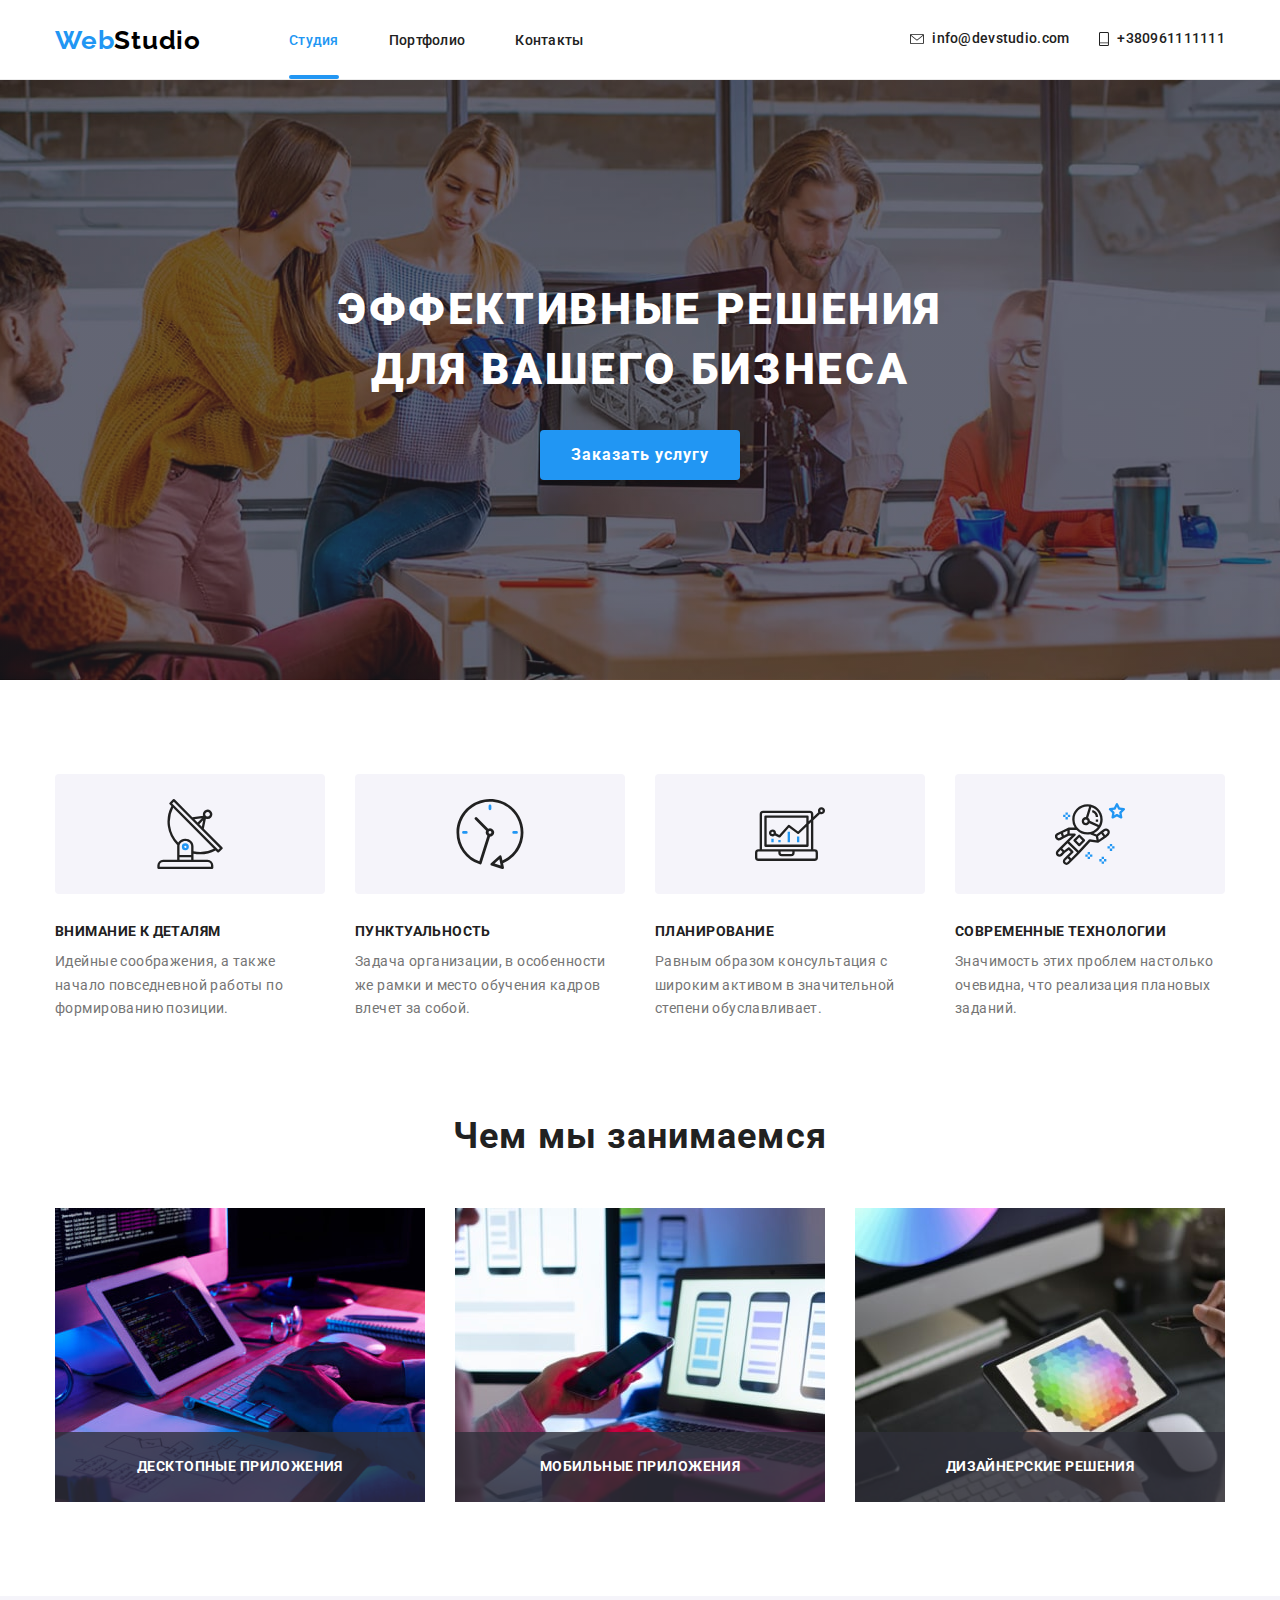
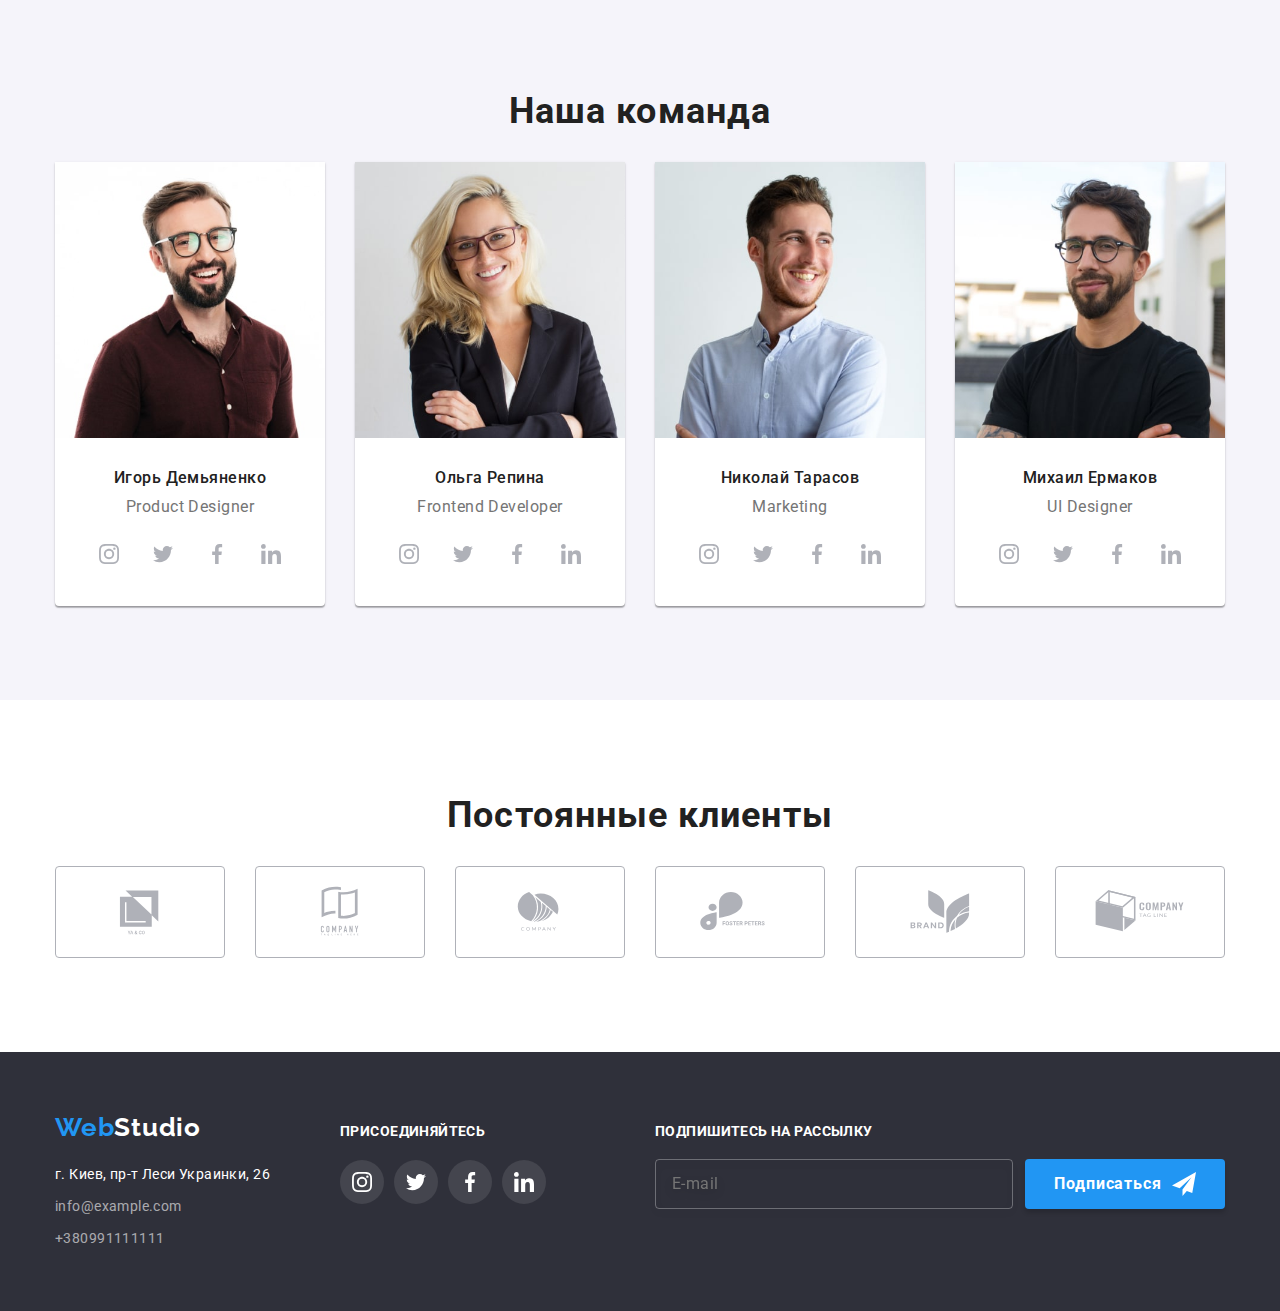
<file: index.html>
<!DOCTYPE html>
<html lang="ru">

<head>
    <meta charset="UTF-8" />
    <meta http-equiv="X-UA-Compatible" content="IE=edge" />
    <meta name="viewport" content="width=device-width, initial-scale=1.0" />
    <title>WebStudio</title>
    <link rel="stylesheet" href="./css/main.min.css">
</head>

<body class="body">
    <header class="header">
        <div class="container">
            <div class="logo-tab">
                <a href="index.html" class="logo header-logo">Web<span>Studio</span></a>
            </div>
            <div class="header-tab">
                <div class="header-nav">
                    <ul class="nav-list">
                        <li class="nav-list__item">
                            <a href="./index.html" class="nav-list__link link current">Студия</a>
                        </li>
                        <li class="nav-list__item">
                            <a href="./portfolio.html" class="nav-list__link link">Портфолио</a>
                        </li>
                        <li class="nav-list__item">
                            <a href="" class="nav-list__link link">Контакты</a>
                        </li>
                    </ul>
                </div>
                <div class="header-contacts">
                    <ul class="contacts-list">
                        <li class="contacts-list__item">
                            <a href="mailto:info@devstudio.com" class="contacts-list__link-mail">
                                <svg class="contacts-list__icon" width="14" height="10">
                                    <use href="./images/svg/icons.svg#icon-mail-tab"></use>
                                </svg>
                                info@devstudio.com</a>
                        </li>
                        <li class="contacts-list__item">
                            <a href="tel:+380961111111" class="contacts-list__link-tel">
                                <svg class="contacts-list__icon" width="10" height="14">
                                    <use href="./images/svg/icons.svg#icon-tel-tab"></use>
                                </svg>
                                +380961111111</a>
                        </li>
                    </ul>
                </div>
            </div>
            <button type="button" class="open-menu-btn">
                <svg class="menu-icon" width="40" height="40">
                    <use href="./images/svg/icons.svg#icon-menu"></use>
                </svg>
            </button>
            <div class="mob-menu is-hidden">
                <button type="button" class="close-menu-btn">
                    <svg class="menu-icon" width="40" height="40">
                        <use href="./images/svg/icons.svg#icon-close-menu"></use>
                    </svg>
                </button>
                <div class="container">
                    <div class="mob-top">
                        <ul class="nav-list">
                            <li class="nav-list__item">
                                <a href="./index.html" class="nav-list__link link current">Студия</a>
                            </li>
                            <li class="nav-list__item">
                                <a href="./portfolio.html" class="nav-list__link link">Портфолио</a>
                            </li>
                            <li class="nav-list__item">
                                <a href="" class="nav-list__link link">Контакты</a>
                            </li>
                        </ul>
                    </div>
                    <div class="mob-bottom">
                        <ul class="contacts-list">
                            <li class="contacts-list__item"><a href="tel:+380961111111"
                                    class="contacts-list__link-tel">+380961111111</a></li>
                            <li class="contacts-list__item"><a href="mailto:info@devstudio.com"
                                    class="contacts-list__link-mail">info@devstudio.com
                                </a>
                            </li>
                        </ul>
                        <ul class="soc-list">
                            <li class="soc-list__item"><a href="" class="soc-list__link">Instagram</a></li>
                            <li class="soc-list__item"><a href="" class="soc-list__link">Twitter</a></li>
                            <li class="soc-list__item"><a href="" class="soc-list__link">Facebook</a></li>
                            <li class="soc-list__item"><a href="" class="soc-list__link">LinkedIn</a></li>
                        </ul>
                    </div>
                </div>
            </div>
        </div>
    </header>
    <main class="main">
        <section class="hero">
            <div class="container">
                <h1 class="hero-title">Эффективные решения <br />для вашего бизнеса</h1>
                <button data-modal-open class="hero-title__button btn button" type="button">Заказать услугу</button>
            </div>
        </section>
        <section class="features">
            <div class="container">
                <h2 class="element-invisible">Наши преимущества</h2>
                <ul class="feature">
                    <li class="feature__item">
                        <div class="thumb">
                            <svg class="thumb__icon" width="70" height="70">
                                <use href=".//images/svg/icons.svg#icon-antenna-1"></use>
                            </svg>
                        </div>
                        <h3 class="thumb__title">Внимание к деталям</h3>
                        <p class="thumb__text">
                            Идейные соображения, а также начало повседневной работы по
                            формированию позиции.
                        </p>
                    </li>
                    <li class="feature__item">
                        <div class="thumb">
                            <svg class="thumb__icon" width="70" height="70">
                                <use href=".//images/svg/icons.svg#icon-clock-1"></use>
                            </svg>
                        </div>
                        <h3 class="thumb__title">Пунктуальность</h3>
                        <p class="thumb__text">
                            Задача организации, в особенности же рамки и место обучения кадров
                            влечет за собой.
                        </p>
                    </li>
                    <li class="feature__item">
                        <div class="thumb">
                            <svg class="thumb__icon" width="70" height="70">
                                <use href=".//images/svg/icons.svg#icon-diagram-1"></use>
                            </svg>
                        </div>
                        <h3 class="thumb__title">Планирование</h3>
                        <p class="thumb__text">
                            Равным образом консультация с широким активом в значительной
                            степени обуславливает.
                        </p>
                    </li>
                    <li class="feature__item">
                        <div class="thumb">
                            <svg class="thumb__icon" width="70" height="70">
                                <use href=".//images/svg/icons.svg#icon-astronaut-1"></use>
                            </svg>
                        </div>
                        <h3 class="thumb__title">Современные технологии</h3>
                        <p class="thumb__text">
                            Значимость этих проблем настолько очевидна, что реализация
                            плановых заданий.
                        </p>
                    </li>
                </ul>
            </div>
        </section>
        <section class="work">
            <div class="container">
                <h2 class="work-title">Чем мы занимаемся</h2>
                <ul class="work-list">
                    <li class="work-list__item">
                        <div class="thumb-work">
                            <picture>
                                <source srcset="./images/ourwork/work-1-1x-min.jpg 1x, ./images/ourwork/work-1-2x-min.jpg 2x, 
                            ./images/ourwork/work-1-3x-min.jpg 3x" media="(min-width: 1200px)">
                                <img src="./images/ourwork/work-1-1x-min.jpg" alt="keyboard" width="370" height="294" />
                            </picture>

                            <p class="thumb-work__text">Десктопные приложения</p>
                        </div>
                    </li>
                    <li class="work-list__item">
                        <div class="thumb-work">
                            <picture>
                                <source srcset="./images/ourwork/work-2-1x-min.jpg 1x, ./images/ourwork/work-2-2x-min.jpg 2x, 
                                                        ./images/ourwork/work-2-3x-min.jpg 3x"
                                    media="(min-width: 1200px)">
                                <img src="./images/ourwork/work-2-1x-min.jpg" alt="keyboard" width="370" height="294" />
                            </picture>
                            <p class="thumb-work__text">Мобильные приложения</p>
                        </div>
                    </li>
                    <li class="work-list__item">
                        <div class="thumb-work">
                            <picture>
                                <source srcset="./images/ourwork/work-3-1x-min.jpg 1x, ./images/ourwork/work-3-2x-min.jpg 2x, 
                                                        ./images/ourwork/work-3-3x-min.jpg 3x"
                                    media="(min-width: 1200px)">
                                <img src="./images/ourwork/work-3-1x-min.jpg" alt="keyboard" width="370" height="294" />
                            </picture>

                            <p class="thumb-work__text">Дизайнерские решения</p>
                        </div>
                    </li>
                </ul>
            </div>
        </section>
        <section class="team">
            <div class="container">
                <h2 class="team-title title">Наша команда</h2>
                <ul class="team-list">
                    <li class="team-list__item">
                        <picture>
                            <source
                                srcset="./images/ourteam/team-1-1x-min.jpg 1x, ./images/ourteam/team-1-2x-min.jpg 2x, ./images/ourteam/team-1-3x-min.jpg 3x"
                                media="(min-width: 1200px)">
                            <source
                                srcset="./images/ourteam/team-tab-1-1x-min.jpg 1x, ./images/ourteam/team-tab-1-2x-min.jpg 2x, ./images/ourteam/team-tab-1-3x-min.jpg 3x"
                                media="(min-width: 768px)">
                            <source
                                srcset="./images/ourteam/team-desk-1-1x-min.jpg 1x, ./images/ourteam/team-desk-1-2x-min.jpg 2x, ./images/ourteam/team-desk-1-3x-min.jpg 3x"
                                media="(min-width: 320px)">
                            <img src="./images/ourteam/team-1-1x-min.jpg" alt="Игорь Демьяненко" width="450"
                                height="460" />
                        </picture>
                        <div class="description">
                            <p class="description__pre-text">Игорь Демьяненко</p>
                            <p class="description__post-text">Product Designer</p>
                            <ul class="soc">
                                <li class="soc__item"><a href="" class="soc__link">
                                        <svg class="soc__icon" width="20" height="20">
                                            <use href=".//images/svg/icons.svg#icon-instagram-2"></use>
                                        </svg>
                                    </a>
                                </li>
                                <li class="soc__item">
                                    <a href="" class="soc__link">
                                        <svg class="soc__icon" width="20" height="20">
                                            <use href=".//images/svg/icons.svg#icon-twitter-1"></use>
                                        </svg>
                                    </a>
                                </li>
                                <li class="soc__item"><a href="" class="soc__link">
                                        <svg class="soc__icon" width="20" height="20">
                                            <use href=".//images/svg/icons.svg#icon-facebook-1"></use>
                                        </svg>
                                    </a></li>
                                <li class="soc__item"><a href="" class="soc__link">
                                        <svg class="soc__icon" width="20" height="20">
                                            <use href=".//images/svg/icons.svg#icon-linkedin-1"></use>
                                        </svg>
                                    </a></li>
                            </ul>
                        </div>
                    </li>
                    <li class="team-list__item">
                        <picture>
                            <source
                                srcset="./images/ourteam/team-2-1x-min.jpg 1x, ./images/ourteam/team-2-2x-min.jpg 2x, ./images/ourteam/team-2-3x-min.jpg 3x"
                                media="(min-width: 1200px)">
                            <source
                                srcset="./images/ourteam/team-tab-2-1x-min.jpg 1x, ./images/ourteam/team-tab-2-2x-min.jpg 2x, ./images/ourteam/team-tab-2-3x-min.jpg 3x"
                                media="(min-width: 768px)">
                            <source
                                srcset="./images/ourteam/team-desk-2-1x-min.jpg 1x, ./images/ourteam/team-desk-2-2x-min.jpg 2x, ./images/ourteam/team-desk-2-3x-min.jpg 3x"
                                media="(min-width: 320px)">
                            <img src="./images/ourteam/team-2-1x-min.jpg" alt="Ольга Репина" width="450" height="460" />
                        </picture>
                        <div class="description">
                            <p class="description__pre-text">Ольга Репина</p>
                            <p class="description__post-text">Frontend Developer</p>
                            <ul class="soc">
                                <li class="soc__item"><a href="" class="soc__link">
                                        <svg class="soc__icon" width="20" height="20">
                                            <use href=".//images/svg/icons.svg#icon-instagram-2"></use>
                                        </svg>
                                    </a>
                                </li>
                                <li class="soc__item">
                                    <a href="" class="soc__link">
                                        <svg class="soc__icon" width="20" height="20">
                                            <use href=".//images/svg/icons.svg#icon-twitter-1"></use>
                                        </svg>
                                    </a>
                                </li>
                                <li class="soc__item"><a href="" class="soc__link">
                                        <svg class="soc__icon" width="20" height="20">
                                            <use href=".//images/svg/icons.svg#icon-facebook-1"></use>
                                        </svg>
                                    </a></li>
                                <li class="soc__item"><a href="" class="soc__link">
                                        <svg class="soc__icon" width="20" height="20">
                                            <use href=".//images/svg/icons.svg#icon-linkedin-1"></use>
                                        </svg>
                                    </a></li>
                            </ul>
                        </div>
                    </li>
                    <li class="team-list__item">
                        <picture>
                            <source
                                srcset="./images/ourteam/team-3-1x-min.jpg 1x, ./images/ourteam/team-3-2x-min.jpg 2x, ./images/ourteam/team-3-3x-min.jpg 3x"
                                media="(min-width: 1200px)">
                            <source
                                srcset="./images/ourteam/team-tab-3-1x-min.jpg 1x, ./images/ourteam/team-tab-3-2x-min.jpg 2x, ./images/ourteam/team-tab-3-3x-min.jpg 3x"
                                media="(min-width: 768px)">
                            <source
                                srcset="./images/ourteam/team-desk-3-1x-min.jpg 1x, ./images/ourteam/team-desk-3-2x-min.jpg 2x, ./images/ourteam/team-desk-3-3x-min.jpg 3x"
                                media="(min-width: 320px)">
                            <img src="./images/ourteam/team-3-1x-min.jpg" alt="Николай Тарасов" width="450"
                                height="460" />
                        </picture>
                        <div class="description">
                            <p class="description__pre-text">Николай Тарасов</p>
                            <p class="description__post-text">Marketing</p>
                            <ul class="soc">
                                <li class="soc__item"><a href="" class="soc__link">
                                        <svg class="soc__icon" width="20" height="20">
                                            <use href=".//images/svg/icons.svg#icon-instagram-2"></use>
                                        </svg>
                                    </a>
                                </li>
                                <li class="soc__item">
                                    <a href="" class="soc__link">
                                        <svg class="soc__icon" width="20" height="20">
                                            <use href=".//images/svg/icons.svg#icon-twitter-1"></use>
                                        </svg>
                                    </a>
                                </li>
                                <li class="soc__item"><a href="" class="soc__link">
                                        <svg class="soc__icon" width="20" height="20">
                                            <use href=".//images/svg/icons.svg#icon-facebook-1"></use>
                                        </svg>
                                    </a></li>
                                <li class="soc__item"><a href="" class="soc__link">
                                        <svg class="soc__icon" width="20" height="20">
                                            <use href=".//images/svg/icons.svg#icon-linkedin-1"></use>
                                        </svg>
                                    </a></li>
                            </ul>
                        </div>
                    </li>
                    <li class="team-list__item">
                        <picture>
                            <source
                                srcset="./images/ourteam/team-4-1x-min.jpg 1x, ./images/ourteam/team-4-2x-min.jpg 2x, ./images/ourteam/team-4-3x-min.jpg 3x"
                                media="(min-width: 1200px)">
                            <source
                                srcset="./images/ourteam/team-tab-4-1x-min.jpg 1x, ./images/ourteam/team-tab-4-2x-min.jpg 2x, ./images/ourteam/team-tab-4-3x-min.jpg 3x"
                                media="(min-width: 768px)">
                            <source
                                srcset="./images/ourteam/team-desk-4-1x-min.jpg 1x, ./images/ourteam/team-desk-4-2x-min.jpg 2x, ./images/ourteam/team-desk-4-3x-min.jpg 3x"
                                media="(min-width: 320px)">
                            <img src="./images/ourteam/team-4-1x-min.jpg" alt="Михаил Ермаков" width="450"
                                height="460" />
                        </picture>
                        <div class="description">
                            <p class="description__pre-text">Михаил Ермаков</p>
                            <p class="description__post-text">UI Designer</p>
                            <ul class="soc">
                                <li class="soc__item"><a href="" class="soc__link">
                                        <svg class="soc__icon" width="20" height="20">
                                            <use href=".//images/svg/icons.svg#icon-instagram-2"></use>
                                        </svg>
                                    </a>
                                </li>
                                <li class="soc__item">
                                    <a href="" class="soc__link">
                                        <svg class="soc__icon" width="20" height="20">
                                            <use href=".//images/svg/icons.svg#icon-twitter-1"></use>
                                        </svg>
                                    </a>
                                </li>
                                <li class="soc__item"><a href="" class="soc__link">
                                        <svg class="soc__icon" width="20" height="20">
                                            <use href=".//images/svg/icons.svg#icon-facebook-1"></use>
                                        </svg>
                                    </a></li>
                                <li class="soc__item"><a href="" class="soc__link">
                                        <svg class="soc__icon" width="20" height="20">
                                            <use href=".//images/svg/icons.svg#icon-linkedin-1"></use>
                                        </svg>
                                    </a></li>
                            </ul>
                        </div>
                    </li>
                </ul>
            </div>
        </section>
        <section class="client">
            <div class="container">
                <h2 class="client-title">
                    Постоянные клиенты
                </h2>
                <ul class="clients-list">
                    <li class="clients-list__item"><a href="" class="clients-list__link">
                            <svg class="clients-list__icon" width="100" height="60">
                                <use href=".//images/svg/icons.svg#icon-Logo"></use>
                            </svg>
                        </a></li>
                    <li class="clients-list__item"><a href="" class="clients-list__link">
                            <svg class="clients-list__icon" width="100" height="60">
                                <use href=".//images/svg/icons.svg#icon-Logo-1"></use>
                            </svg>
                        </a></li>
                    <li class="clients-list__item"><a href="" class="clients-list__link">
                            <svg class="clients-list__icon" width="100" height="60">
                                <use href=".//images/svg/icons.svg#icon-Logo-2"></use>
                            </svg>
                        </a></li>
                    <li class="clients-list__item"><a href="" class="clients-list__link">
                            <svg class="clients-list__icon" width="100" height="60">
                                <use href=".//images/svg/icons.svg#icon-Logo-3"></use>
                            </svg>
                        </a></li>
                    <li class="clients-list__item"><a href="" class="clients-list__link">
                            <svg class="clients-list__icon" width="100" height="60">
                                <use href=".//images/svg/icons.svg#icon-Logo-4"></use>
                            </svg>
                        </a></li>
                    <li class="clients-list__item"><a href="" class="clients-list__link">
                            <svg class="clients-list__icon" width="100" height="60">
                                <use href=".//images/svg/icons.svg#icon-Logo-5"></use>
                            </svg>
                        </a></li>
                </ul>
            </div>
        </section>
    </main>
    <footer class="footer">
        <div class="container footer-cont">
            <div class="footer-nav block">
                <a href="index.html" class="logo footer-nav__link">Web<span class="footer-nav__logo">Studio</span></a>
                <address class="footer-nav__adress">г. Киев, пр-т Леси Украинки, 26</address>
                <ul class="footer-nav-list">
                    <li><a href="mailto:info@example.com" class="footer-nav-list__link link">info@example.com</a></li>
                    <li><a href="tel:+380991111111" class="footer-nav-list__link link">+380991111111</a></li>
                </ul>
            </div>
            <div class="footer-links block">
                <h3 class="footer-title">присоединяйтесь</h3>
                <ul class="footer-list">
                    <li class="footer-list__item"><a href="" class="footer-list__link"><svg class="footer-list__icon"
                                width="20" height="20">
                                <use href=".//images/svg/icons.svg#icon-instagram-2"></use>
                            </svg></a></li>
                    <li class="footer-list__item"><a href="" class="footer-list__link"><svg class="footer-list__icon"
                                width="20" height="20">
                                <use href=".//images/svg/icons.svg#icon-twitter-1"></use>
                            </svg></a></li>
                    <li class="footer-list__item"><a href="" class="footer-list__link"><svg class="footer-list__icon"
                                width="20" height="20">
                                <use href=".//images/svg/icons.svg#icon-facebook-1"></use>
                            </svg></a></li>
                    <li class="footer-list__item"><a href="" class="footer-list__link"><svg class="footer-list__icon"
                                width="20" height="20">
                                <use href=".//images/svg/icons.svg#icon-linkedin-1"></use>
                            </svg></a></li>
                </ul>
            </div>
            <form class="form block">
                <p class="form-title">Подпишитесь на рассылку</p>
                <div class="form-wrap">
                    <label class="form-label">
                        <input class="input-form" type="email" name="email" placeholder="E-mail">
                    </label>
                    <button class="form-btn" type="submit">Подписаться
                        <svg class="icon-form" width="24" height="24">
                            <use href=".//images/svg/icons.svg#icon-send"></use>
                        </svg>
                    </button>
                </div>
            </form>
        </div>
    </footer>
    <div data-modal class="backdrop is-hidden">
        <div class="container">
            <div class="modal">
                <form class="modal-form">
                    <p class="modal-form-title">Оставьте свои данные, мы вам перезвоним</p>
                    <div class="form-field">
                        <label class="label-title" for="name">Имя</label>
                        <span class="modal-form-icon"><input class="label-input" type="text" name="username" id="name">
                            <svg class="form-icon" width="18" height="18">
                                <use href=".//images/svg/icons.svg#icon-name-icon"></use>
                            </svg>
                        </span>
                    </div>
                    <div class="form-field">
                        <label class="label-title" for="tel">Телефон</label>
                        <span class="modal-form-icon"><input class="label-input" type="tel" name="tel" id="tel">
                            <svg class="form-icon" width="18" height="18">
                                <use href=".//images/svg/icons.svg#icon-tel-icon"></use>
                            </svg>
                        </span>
                    </div>
                    <div class="form-field">
                        <label class="label-title" for="email">Почта</label>
                        <span class="modal-form-icon">
                            <input class="label-input" type="email" name="email" id="email">
                            <svg class="form-icon" width="18" height="18">
                                <use href=".//images/svg/icons.svg#icon-mail-icon"></use>
                            </svg>
                        </span>
                    </div>
                    <div class="form-field textarea">
                        <label class="label-title" for="comment">Комментарий</label>
                        <textarea class="label-textarea" name="text" id="comment"
                            placeholder="Введите текст"></textarea>
                    </div>
                    <div class="form-field checkbox-field">
                        <input class="checkbox-input" type="checkbox" name="privacy" id="privacy">
                        <label for="privacy" class="privacy-text">
                            <span class="icon-check">
                                <svg class="checkbox-icon" width="11" height="8">
                                    <use href=".//images/svg/icons.svg#icon-check"></use>
                                </svg>
                            </span>
                            <div class="adaptiv-mob">
                                <div>
                                    Соглашаюсь с рассылкой и
                                    принимаю&nbsp;</div>
                                <div><a class="link-policy" href="">Условия договора</a></div>
                            </div>
                        </label>
                    </div>
                    <button class="modal-form-button" type="submit">Отправить</button>
                </form>
                <button aria-label="close" data-modal-close type="button" class="modal-button">
                    <svg class="modal-icon" width="18" height="18">
                        <use href=".//images/svg/icons.svg#icon-close-cross"></use>
                    </svg>
                </button>
            </div>
        </div>
    </div>
    <script src="./js/modal.js"></script>
    <script src="./js/menu.js"></script>
</body>

</html>
</file>
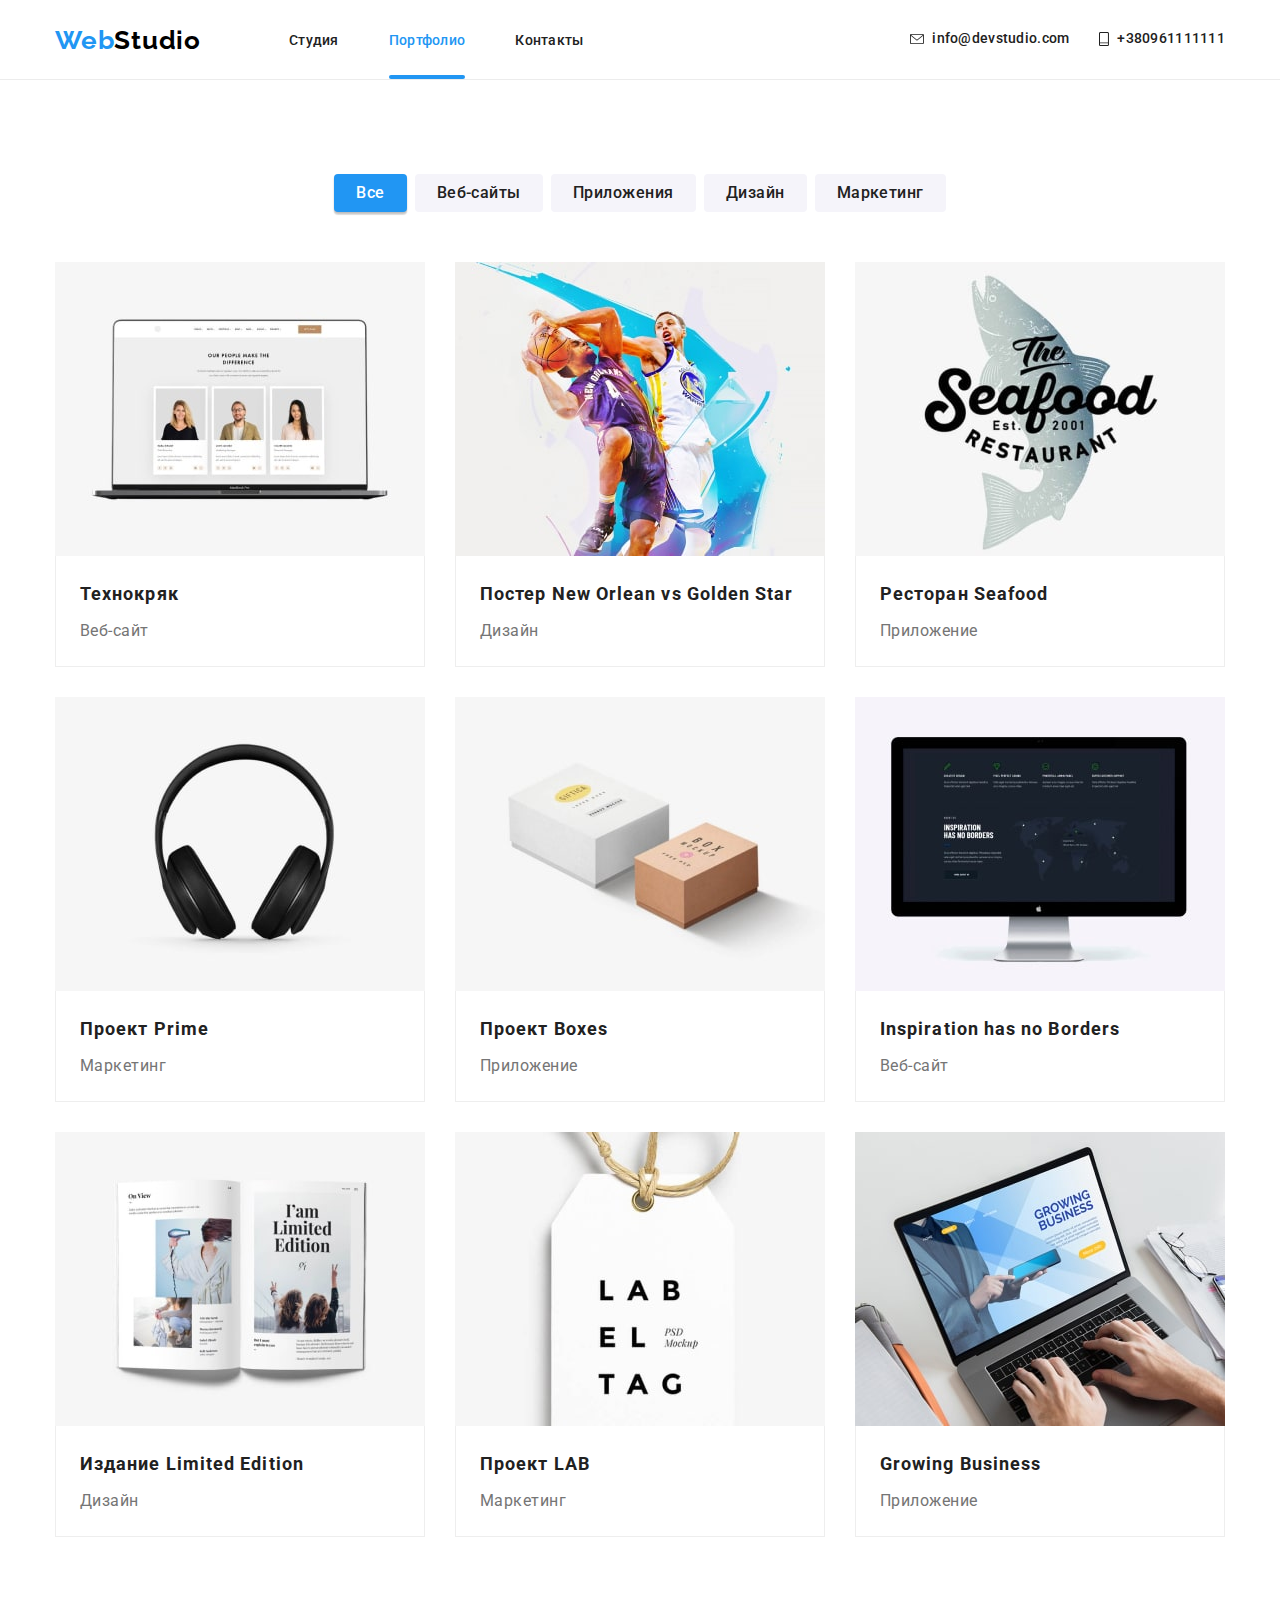
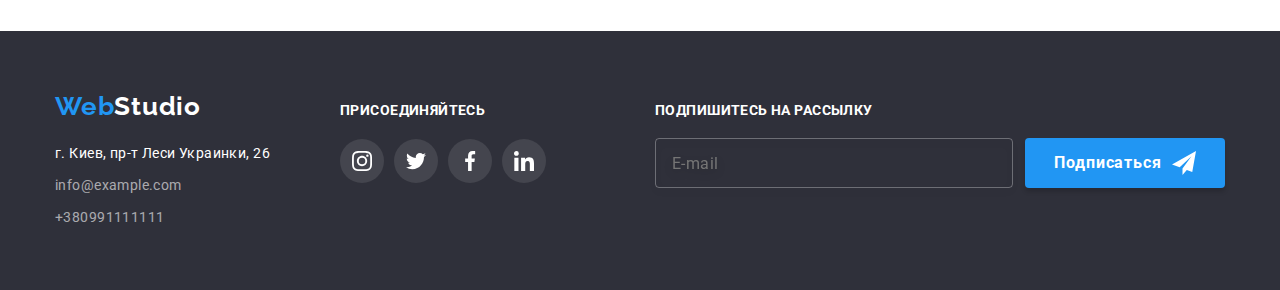
<file: portfolio.html>
<!DOCTYPE html>
<html lang="ru">

<head>
    <meta charset="UTF-8" />
    <meta http-equiv="X-UA-Compatible" content="IE=edge" />
    <meta name="viewport" content="width=device-width, initial-scale=1.0" />
    <title>Portfolio</title>
    <link rel="stylesheet" href="./css/main.min.css">
    <link rel="apple-touch-icon" sizes="180x180" href="./favicons/apple-touch-icon.png">
    <link rel="icon" type="image/png" sizes="32x32" href="./favicons/favicon-32x32.png">
    <link rel="icon" type="image/png" sizes="16x16" href="./favicons/favicon-16x16.png">
    <link rel="manifest" href="./favicons/site.webmanifest">
    <link rel="mask-icon" href="./favicons/safari-pinned-tab.svg" color="#5bbad5">
    <meta name="msapplication-TileColor" content="#da532c">
    <meta name="theme-color" content="#9e3da0">
</head>

<body class="body">
    <header class="header">
        <div class="container">
            <div class="logo-tab">
                <a href="index.html" class="logo header-logo">Web<span>Studio</span></a>
            </div>
            <div class="header-tab">
                <div class="header-nav">
                    <ul class="nav-list">
                        <li class="nav-list__item">
                            <a href="./index.html" class="nav-list__link link ">Студия</a>
                        </li>
                        <li class="nav-list__item">
                            <a href="./portfolio.html" class="nav-list__link link current">Портфолио</a>
                        </li>
                        <li class="nav-list__item">
                            <a href="" class="nav-list__link link">Контакты</a>
                        </li>
                    </ul>
                </div>
                <div class="header-contacts">
                    <ul class="contacts-list">
                        <li class="contacts-list__item">
                            <a href="mailto:info@devstudio.com" class="contacts-list__link-mail">
                                <svg class="contacts-list__icon" width="14" height="10">
                                    <use href="./images/svg/icons.svg#icon-mail-tab"></use>
                                </svg>
                                info@devstudio.com</a>
                        </li>
                        <li class="contacts-list__item">
                            <a href="tel:+380961111111" class="contacts-list__link-tel">
                                <svg class="contacts-list__icon" width="10" height="14">
                                    <use href="./images/svg/icons.svg#icon-tel-tab"></use>
                                </svg>
                                +380961111111</a>
                        </li>
                    </ul>
                </div>
            </div>
            <button type="button" class="open-menu-btn">
                <svg class="menu-icon" width="40" height="40">
                    <use href="./images/svg/icons.svg#icon-menu"></use>
                </svg>
            </button>
            <div class="mob-menu is-hidden">
                <button type="button" class="close-menu-btn">
                    <svg class="menu-icon" width="40" height="40">
                        <use href="./images/svg/icons.svg#icon-close-menu"></use>
                    </svg>
                </button>
                <div class="container">
                    <div class="mob-top">
                        <ul class="nav-list">
                            <li class="nav-list__item">
                                <a href="./index.html" class="nav-list__link link ">Студия</a>
                            </li>
                            <li class="nav-list__item">
                                <a href="./portfolio.html" class="nav-list__link link current">Портфолио</a>
                            </li>
                            <li class="nav-list__item">
                                <a href="" class="nav-list__link link">Контакты</a>
                            </li>
                        </ul>
                    </div>
                    <div class="mob-bottom">
                        <ul class="contacts-list">
                            <li class="contacts-list__item"><a href="tel:+380961111111"
                                    class="contacts-list__link-tel">+380961111111</a></li>
                            <li class="contacts-list__item"><a href="mailto:info@devstudio.com"
                                    class="contacts-list__link-mail">info@devstudio.com
                                </a>
                            </li>
                        </ul>
                        <ul class="soc-list">
                            <li class="soc-list__item"><a href="" class="soc-list__link">Instagram</a></li>
                            <li class="soc-list__item"><a href="" class="soc-list__link">Twitter</a></li>
                            <li class="soc-list__item"><a href="" class="soc-list__link">Facebook</a></li>
                            <li class="soc-list__item"><a href="" class="soc-list__link">LinkedIn</a></li>
                        </ul>
                    </div>
                </div>
            </div>
        </div>
    </header>
    <main class="main">
        <div class="container main-container">
            <h1 class="element-invisible">Список Радиокнопок</h1>
            <ul class="buttons-list">
                <li class="item"><button class="button radio-btn active-btn" type="button">Все</button></li>
                <li class="item"><button class="button radio-btn" type="button">Веб-сайты</button></li>
                <li class="item"><button class="button radio-btn" type="button">Приложения</button></li>
                <li class="item"><button class="button radio-btn" type="button">Дизайн</button></li>
                <li class="item"><button class="button radio-btn" type="button">Маркетинг</button></li>
            </ul>
            <ul class="card-list">
                <li class="card-list__item">
                    <a class="card-list__link" href="">
                        <div class="action-thumb">
                            <picture>
                                <source
                                    srcset="./images/portfolio/card-desk-1-1x-min.jpg 1x, ./images/portfolio/card-desk-1-2x-min.jpg 2x, ./images/portfolio/card-desk-1-3x-min.jpg 3x"
                                    media="(min-width: 1200px)">
                                <source
                                    srcset="./images/portfolio/card-tab-1-1x-min.jpg 1x, ./images/portfolio/card-tab-1-2x-min.jpg 2x, ./images/portfolio/card-tab-1-3x-min.jpg 3x"
                                    media="(min-width: 768px)">
                                <source
                                    srcset="./images/portfolio/card-1-1x-min.jpg 1x, ./images/portfolio/card-1-2x-min.jpg 2x, ./images/portfolio/card-1-3x-min.jpg 3x"
                                    media="(min-width: 320px)">
                                <img src="./images/portfolio/card-1-1x-min.jpg" alt="Технокряк" width="450"
                                    height="294" />
                            </picture>
                            <p class="action-thumb__text">Ресурс предлагает комплексные предложения с разным уровнем
                                функционала и сервисов. Все это
                                позволит посетителю получить
                                исчерпывающие сведения о компании или частном лице.</p>
                        </div>
                        <div class="description-card">
                            <p class="description-card__pre-text">Технокряк</p>
                            <p class="description-card__post-text">Веб-сайт</p>
                        </div>
                    </a>
                </li>
                <li class="card-list__item">
                    <a class="card-list__link" href="">
                        <div class="action-thumb">
                            <picture>
                                <source
                                    srcset="./images/portfolio/card-desk-2-1x-min.jpg 1x, ./images/portfolio/card-desk-2-2x-min.jpg 2x, ./images/portfolio/card-desk-2-3x-min.jpg 3x"
                                    media="(min-width: 1200px)">
                                <source
                                    srcset="./images/portfolio/card-tab-2-1x-min.jpg 1x, ./images/portfolio/card-tab-2-2x-min.jpg 2x, ./images/portfolio/card-tab-2-3x-min.jpg 3x"
                                    media="(min-width: 768px)">
                                <source
                                    srcset="./images/portfolio/card-2-1x-min.jpg 1x, ./images/portfolio/card-2-2x-min.jpg 2x, ./images/portfolio/card-2-3x-min.jpg 3x"
                                    media="(min-width: 320px)">
                                <img src="./images/portfolio/card-2-1x-min.jpg" alt="Технокряк" width="450"
                                    height="294" />
                            </picture>
                            <p class="action-thumb__text">Ресурс предлагает комплексные предложения с разным уровнем
                                функционала и сервисов. Все это
                                позволит посетителю получить
                                исчерпывающие сведения о компании или частном лице.</p>
                        </div>
                        <div class="description-card">
                            <p class="description-card__pre-text">Постер New Orlean vs Golden Star</p>
                            <p class="description-card__post-text">Дизайн</p>
                        </div>
                    </a>
                </li>
                <li class="card-list__item">
                    <a class="card-list__link" href="">
                        <div class="action-thumb">
                            <picture>
                                <source
                                    srcset="./images/portfolio/card-desk-3-1x-min.jpg 1x, ./images/portfolio/card-desk-3-2x-min.jpg 2x, ./images/portfolio/card-desk-3-3x-min.jpg 3x"
                                    media="(min-width: 1200px)">
                                <source
                                    srcset="./images/portfolio/card-tab-3-1x-min.jpg 1x, ./images/portfolio/card-tab-3-2x-min.jpg 2x, ./images/portfolio/card-tab-3-3x-min.jpg 3x"
                                    media="(min-width: 768px)">
                                <source
                                    srcset="./images/portfolio/card-3-1x-min.jpg 1x, ./images/portfolio/card-3-2x-min.jpg 2x, ./images/portfolio/card-3-3x-min.jpg 3x"
                                    media="(min-width: 320px)">
                                <img src="./images/portfolio/card-3-1x-min.jpg" alt="Технокряк" width="450"
                                    height="294" />
                            </picture>
                            <p class="action-thumb__text">Ресурс предлагает комплексные предложения с разным уровнем
                                функционала и сервисов. Все это
                                позволит посетителю получить
                                исчерпывающие сведения о компании или частном лице.</p>
                        </div>
                        <div class="description-card">
                            <p class="description-card__pre-text">Ресторан Seafood</p>
                            <p class="description-card__post-text">Приложение</p>
                        </div>
                    </a>
                </li>
                <li class="card-list__item">
                    <a class="card-list__link" href="">
                        <div class="action-thumb">
                            <picture>
                                <source
                                    srcset="./images/portfolio/card-desk-4-1x-min.jpg 1x, ./images/portfolio/card-desk-4-2x-min.jpg 2x, ./images/portfolio/card-desk-4-3x-min.jpg 3x"
                                    media="(min-width: 1200px)">
                                <source
                                    srcset="./images/portfolio/card-tab-4-1x-min.jpg 1x, ./images/portfolio/card-tab-4-2x-min.jpg 2x, ./images/portfolio/card-tab-4-3x-min.jpg 3x"
                                    media="(min-width: 768px)">
                                <source
                                    srcset="./images/portfolio/card-4-1x-min.jpg 1x, ./images/portfolio/card-4-2x-min.jpg 2x, ./images/portfolio/card-4-3x-min.jpg 3x"
                                    media="(min-width: 320px)">
                                <img src="./images/portfolio/card-4-1x-min.jpg" alt="Технокряк" width="450"
                                    height="294" />
                            </picture>
                            <p class="action-thumb__text">Ресурс предлагает комплексные предложения с разным уровнем
                                функционала и сервисов. Все это
                                позволит посетителю получить
                                исчерпывающие сведения о компании или частном лице.</p>
                        </div>
                        <div class="description-card">
                            <p class="description-card__pre-text">Проект Prime</p>
                            <p class="description-card__post-text">Маркетинг</p>
                        </div>
                    </a>
                </li>
                <li class="card-list__item">
                    <a class="card-list__link" href="">
                        <div class="action-thumb">
                            <picture>
                                <source
                                    srcset="./images/portfolio/card-desk-5-1x-min.jpg 1x, ./images/portfolio/card-desk-5-2x-min.jpg 2x, ./images/portfolio/card-desk-5-3x-min.jpg 3x"
                                    media="(min-width: 1200px)">
                                <source
                                    srcset="./images/portfolio/card-tab-5-1x-min.jpg 1x, ./images/portfolio/card-tab-5-2x-min.jpg 2x, ./images/portfolio/card-tab-5-3x-min.jpg 3x"
                                    media="(min-width: 768px)">
                                <source
                                    srcset="./images/portfolio/card-5-1x-min.jpg 1x, ./images/portfolio/card-5-2x-min.jpg 2x, ./images/portfolio/card-5-3x-min.jpg 3x"
                                    media="(min-width: 320px)">
                                <img src="./images/portfolio/card-5-1x-min.jpg" alt="Технокряк" width="450"
                                    height="294" />
                            </picture>
                            <p class="action-thumb__text">Ресурс предлагает комплексные предложения с разным уровнем
                                функционала и сервисов. Все это
                                позволит посетителю получить
                                исчерпывающие сведения о компании или частном лице.</p>
                        </div>
                        <div class="description-card">
                            <p class="description-card__pre-text">Проект Boxes</p>
                            <p class="description-card__post-text">Приложение</p>
                        </div>
                    </a>
                </li>
                <li class="card-list__item">
                    <a class="card-list__link" href="">
                        <div class="action-thumb">
                            <picture>
                                <source
                                    srcset="./images/portfolio/card-desk-6-1x-min.jpg 1x, ./images/portfolio/card-desk-6-2x-min.jpg 2x, ./images/portfolio/card-desk-6-3x-min.jpg 3x"
                                    media="(min-width: 1200px)">
                                <source
                                    srcset="./images/portfolio/card-tab-6-1x-min.jpg 1x, ./images/portfolio/card-tab-6-2x-min.jpg 2x, ./images/portfolio/card-tab-6-3x-min.jpg 3x"
                                    media="(min-width: 768px)">
                                <source
                                    srcset="./images/portfolio/card-6-1x-min.jpg 1x, ./images/portfolio/card-6-2x-min.jpg 2x, ./images/portfolio/card-6-3x-min.jpg 3x"
                                    media="(min-width: 320px)">
                                <img src="./images/portfolio/card-6-1x-min.jpg" alt="Технокряк" width="450"
                                    height="294" />
                            </picture>
                            <p class="action-thumb__text">Ресурс предлагает комплексные предложения с разным уровнем
                                функционала и сервисов. Все это
                                позволит посетителю получить
                                исчерпывающие сведения о компании или частном лице.</p>
                        </div>
                        <div class="description-card">
                            <p class="description-card__pre-text">Inspiration has no Borders</p>
                            <p class="description-card__post-text">Веб-сайт</p>
                        </div>
                    </a>
                </li>
                <li class="card-list__item">
                    <a class="card-list__link" href="">
                        <div class="action-thumb">
                            <picture>
                                <source
                                    srcset="./images/portfolio/card-desk-7-1x-min.jpg 1x, ./images/portfolio/card-desk-7-2x-min.jpg 2x, ./images/portfolio/card-desk-7-3x-min.jpg 3x"
                                    media="(min-width: 1200px)">
                                <source
                                    srcset="./images/portfolio/card-tab-7-1x-min.jpg 1x, ./images/portfolio/card-tab-7-2x-min.jpg 2x, ./images/portfolio/card-tab-7-3x-min.jpg 3x"
                                    media="(min-width: 768px)">
                                <source
                                    srcset="./images/portfolio/card-7-1x-min.jpg 1x, ./images/portfolio/card-7-2x-min.jpg 2x, ./images/portfolio/card-7-3x-min.jpg 3x"
                                    media="(min-width: 320px)">
                                <img src="./images/portfolio/card-7-1x-min.jpg" alt="Технокряк" width="450"
                                    height="294" />
                            </picture>
                            <p class="action-thumb__text">Ресурс предлагает комплексные предложения с разным уровнем
                                функционала и сервисов. Все это
                                позволит посетителю получить
                                исчерпывающие сведения о компании или частном лице.</p>
                        </div>
                        <div class="description-card">
                            <p class="description-card__pre-text">Издание Limited Edition</p>
                            <p class="description-card__post-text">Дизайн</p>
                        </div>
                    </a>
                </li>
                <li class="card-list__item">
                    <a class="card-list__link" href="">
                        <div class="action-thumb">
                            <picture>
                                <source
                                    srcset="./images/portfolio/card-desk-8-1x-min.jpg 1x, ./images/portfolio/card-desk-8-2x-min.jpg 2x, ./images/portfolio/card-desk-8-3x-min.jpg 3x"
                                    media="(min-width: 1200px)">
                                <source
                                    srcset="./images/portfolio/card-tab-8-1x-min.jpg 1x, ./images/portfolio/card-tab-8-2x-min.jpg 2x, ./images/portfolio/card-tab-8-3x-min.jpg 3x"
                                    media="(min-width: 768px)">
                                <source
                                    srcset="./images/portfolio/card-8-1x-min.jpg 1x, ./images/portfolio/card-8-2x-min.jpg 2x, ./images/portfolio/card-8-3x-min.jpg 3x"
                                    media="(min-width: 320px)">
                                <img src="./images/portfolio/card-8-1x-min.jpg" alt="Технокряк" width="450"
                                    height="294" />
                            </picture>
                            <p class="action-thumb__text">Ресурс предлагает комплексные предложения с разным уровнем
                                функционала и сервисов. Все это
                                позволит посетителю получить
                                исчерпывающие сведения о компании или частном лице.</p>
                        </div>
                        <div class="description-card">
                            <p class="description-card__pre-text">Проект LAB</p>
                            <p class="description-card__post-text">Маркетинг</p>
                        </div>
                    </a>
                </li>
                <li class="card-list__item">
                    <a class="card-list__link" href="">
                        <div class="action-thumb">
                            <picture>
                                <source
                                    srcset="./images/portfolio/card-desk-9-1x-min.jpg 1x, ./images/portfolio/card-desk-9-2x-min.jpg 2x, ./images/portfolio/card-desk-9-3x-min.jpg 3x"
                                    media="(min-width: 1200px)">
                                <source
                                    srcset="./images/portfolio/card-tab-9-1x-min.jpg 1x, ./images/portfolio/card-tab-9-2x-min.jpg 2x, ./images/portfolio/card-tab-9-3x-min.jpg 3x"
                                    media="(min-width: 768px)">
                                <source
                                    srcset="./images/portfolio/card-9-1x-min.jpg 1x, ./images/portfolio/card-9-2x-min.jpg 2x, ./images/portfolio/card-9-3x-min.jpg 3x"
                                    media="(min-width: 320px)">
                                <img src="./images/portfolio/card-9-1x-min.jpg" alt="Технокряк" width="450"
                                    height="294" />
                            </picture>
                            <p class="action-thumb__text">Ресурс предлагает комплексные предложения с разным уровнем
                                функционала и сервисов. Все это
                                позволит посетителю получить
                                исчерпывающие сведения о компании или частном лице.</p>
                        </div>
                        <div class="description-card">
                            <p class="description-card__pre-text">Growing Business</p>
                            <p class="description-card__post-text">Приложение</p>
                        </div>
                    </a>
                </li>
            </ul>
        </div>
    </main>
    <footer class="footer">
        <div class="container footer-cont">
            <div class="footer-nav">
                <a href="index.html" class="logo footer-nav__link">Web<span class="footer-nav__logo">Studio</span></a>
                <address class="footer-nav__adress">г. Киев, пр-т Леси Украинки, 26</address>
                <ul class="footer-nav-list">
                    <li><a href="mailto:info@example.com" class="footer-nav-list__link link">info@example.com</a></li>
                    <li><a href="tel:+380991111111" class="footer-nav-list__link link">+380991111111</a></li>
                </ul>
            </div>
            <div class="footer-links">
                <h3 class="footer-title">присоединяйтесь</h3>
                <ul class="footer-list">
                    <li class="footer-list__item"><a href="" class="footer-list__link"><svg class="footer-list__icon"
                                width="20" height="20">
                                <use href=".//images/svg/icons.svg#icon-instagram-2"></use>
                            </svg></a></li>
                    <li class="footer-list__item"><a href="" class="footer-list__link"><svg class="footer-list__icon"
                                width="20" height="20">
                                <use href=".//images/svg/icons.svg#icon-twitter-1"></use>
                            </svg></a></li>
                    <li class="footer-list__item"><a href="" class="footer-list__link"><svg class="footer-list__icon"
                                width="20" height="20">
                                <use href=".//images/svg/icons.svg#icon-facebook-1"></use>
                            </svg></a></li>
                    <li class="footer-list__item"><a href="" class="footer-list__link"><svg class="footer-list__icon"
                                width="20" height="20">
                                <use href=".//images/svg/icons.svg#icon-linkedin-1"></use>
                            </svg></a></li>
                </ul>
            </div>
            <form class="form">
                <p class="form-title">Подпишитесь на рассылку</p>
                <div class="form-wrap">
                    <label class="form-label">
                        <input class="input-form" type="email" name="email" placeholder="E-mail">
                    </label>
                    <button class="form-btn" type="submit">Подписаться
                        <svg class="icon-form" width="24" height="24">
                            <use href=".//images/svg/icons.svg#icon-send"></use>
                        </svg>
                    </button>
                </div>
            </form>
        </div>
    </footer>
    <script src="./js/modal.js"></script>
    <script src="./js/menu.js"></script>
</body>

</html>
</file>
<file: css/main.min.css>
@import"https://fonts.googleapis.com/css2?family=Raleway:wght@700&family=Roboto:wght@400;500;700;900&display=swap";.no-scroll{overflow:hidden}/*! modern-normalize v1.1.0 | MIT License | https://github.com/sindresorhus/modern-normalize */*,::after,::before{box-sizing:border-box}html{-moz-tab-size:4;tab-size:4}html{line-height:1.15;-webkit-text-size-adjust:100%}body{margin:0}body{font-family:system-ui,-apple-system,"Segoe UI",Roboto,Helvetica,Arial,sans-serif,"Apple Color Emoji","Segoe UI Emoji"}hr{height:0;color:inherit}abbr[title]{text-decoration:underline dotted}b,strong{font-weight:bolder}code,kbd,pre,samp{font-family:ui-monospace,SFMono-Regular,Consolas,"Liberation Mono",Menlo,monospace;font-size:1em}small{font-size:80%}sub,sup{font-size:75%;line-height:0;position:relative;vertical-align:baseline}sub{bottom:-0.25em}sup{top:-0.5em}table{text-indent:0;border-color:inherit}button,input,optgroup,select,textarea{font-family:inherit;font-size:100%;line-height:1.15;margin:0}button,select{text-transform:none}[type=button],[type=reset],[type=submit],button{-webkit-appearance:button}::-moz-focus-inner{border-style:none;padding:0}:-moz-focusring{outline:1px dotted ButtonText}:-moz-ui-invalid{box-shadow:none}legend{padding:0}progress{vertical-align:baseline}::-webkit-inner-spin-button,::-webkit-outer-spin-button{height:auto}[type=search]{-webkit-appearance:textfield;outline-offset:-2px}::-webkit-search-decoration{-webkit-appearance:none}::-webkit-file-upload-button{-webkit-appearance:button;font:inherit}summary{display:list-item}textarea{resize:none}p,h1,h2,h3,h4,h5,h6{margin:0}body{font-family:Roboto,sans-serif;color:var(--white-page-color)}ul{list-style:none;padding-left:0%;margin:0%}a{text-decoration:none}img{display:block;max-width:100%;height:auto}.logo{font-family:"Raleway";font-weight:700;letter-spacing:.03em;color:#2196f3;text-decoration:none}@media screen and (max-width: 767px){.logo{display:block;padding-top:16px;padding-bottom:16px}}@media screen and (max-width: 1199px){.logo{font-size:24px;line-height:1.16}}@media screen and (min-width: 1200px){.logo{font-size:26px;line-height:1.19}}.container{width:100%;padding-left:15px;padding-right:15px;margin-left:auto;margin-right:auto}@media screen and (min-width: 480px){.container{max-width:480px}}@media screen and (min-width: 768px){.container{max-width:768px}}@media screen and (min-width: 1200px){.container{max-width:1200px}}.backdrop{position:fixed;top:0;left:0;width:100%;height:100%;transition:transform 1000ms cubic-bezier(0.4, 0, 0.2, 1),visibility 1000ms cubic-bezier(0.4, 0, 0.2, 1),opacity 1000ms cubic-bezier(0.4, 0, 0.2, 1);background-color:rgba(0,0,0,.2)}.backdrop.is-hidden{opacity:0;pointer-events:none;visibility:hidden;transform:rotate(360deg) scale(0.1) translate(150px)}.modal{top:50%;left:50%;transform:translate(-50%, -50%);position:absolute;overflow:auto;background-color:#fff;box-shadow:0px 1px 3px rgba(0,0,0,.12),0px 1px 1px rgba(0,0,0,.14),0px 2px 1px rgba(0,0,0,.2);border-radius:4px}@media screen and (max-width: 479px){.modal{width:calc(100% - 30px)}}@media screen and (min-width: 480px)and (max-width: 1199px){.modal{width:450px}}@media screen and (min-width: 1200px){.modal{width:528px}}.modal-form{background-color:#fff;padding:40px}@media screen and (max-width: 479px){.modal-form{padding:20px}}.modal-button{position:absolute;top:8px;right:8px;display:inline-flex;justify-content:center;align-items:center;width:30px;height:30px;padding:0;background-color:#fff;border:1px solid rgba(0,0,0,.1);cursor:pointer;border-radius:50%;transition:fill 250ms cubic-bezier(0.4, 0, 0.2, 1)}.modal-button:hover,.modal-button:focus{fill:#2196f3}.modal-form-title{margin-bottom:12px;font-weight:700;font-size:20px;line-height:1.15;text-align:center;letter-spacing:.03em;color:#212121}@media screen and (max-width: 479px){.modal-form-title{text-align:left;max-width:240px}}@media screen and (min-width: 1200px){.modal-form-title{line-height:1.15}}.form-field{margin-bottom:10px}.label-title{display:block;margin-bottom:4px;font-weight:400;font-size:12px;line-height:1.16;letter-spacing:.01em;color:#757575}.label-input{outline:rgba(0,0,0,0);height:40px;width:100%;padding-top:12px;padding-bottom:12px;padding-left:42px;border:1px solid rgba(33,33,33,.2);border-radius:4px;transition:border-color 250ms cubic-bezier(0.4, 0, 0.2, 1)}.label-input:hover,.label-input:focus{border-color:#2196f3}.form-field:focus-within .label-input{border-color:#2196f3}.form-field.textarea{margin-bottom:20px}.label-textarea{outline:rgba(0,0,0,0);width:100%;height:120px;padding:12px 16px;border:1px solid rgba(33,33,33,.2);border-radius:4px;transition:border-color 250ms cubic-bezier(0.4, 0, 0.2, 1)}.label-textarea:focus-within{border-color:#2196f3}.label-textarea::placeholder{font-weight:400;font-size:14px;line-height:1.1428571429;letter-spacing:.01em;color:rgba(117,117,117,.5)}.label-textarea:hover,.label-textarea:focus{border-color:#2196f3}.form-field.checkbox-field{margin-bottom:30px}.checkbox-input{position:absolute;display:block;width:1px;height:1px;margin:-1px;border:0;padding:0;white-space:nowrap;clip-path:inset(100%);clip:rect(0 0 0 0);overflow:hidden;transition:background-color 250ms cubic-bezier(0.4, 0, 0.2, 1),fill 250ms cubic-bezier(0.4, 0, 0.2, 1)}.link-policy{color:#2196f3;text-decoration-line:underline}.privacy-text{display:flex;justify-content:center;font-weight:400;font-size:12px;line-height:1.16;letter-spacing:.03em;color:#757575;background-color:#fff}@media screen and (max-width: 1199px){.privacy-text{width:max-content}}@media screen and (min-width: 1200px){.privacy-text{font-size:14px;line-height:1.7142857143}}span{color:#000}.checkbox-input:checked+.privacy-text span{background-color:#2196f3;border:none}.checkbox-input:hover+.privacy-text span,.checkbox-input:focus+.privacy-text span{border-color:#2196f3}.icon-check{display:flex;justify-content:center;align-items:center;align-self:center;margin-right:8px;width:16px;height:15px;border:2px solid #212121;border-radius:3px;transition:border-color 250ms cubic-bezier(0.4, 0, 0.2, 1)}.checkbox-icon{fill:rgba(0,0,0,0)}.checkbox-input:checked+.privacy-text .checkbox-icon{fill:#fff}@media screen and (max-width: 479px){.checkbox-field{display:flex}}.modal-form-button{display:flex;width:200px;height:50px;margin:0 auto;padding:0;justify-content:center;align-items:center;font-weight:700;font-size:16px;line-height:1.88;letter-spacing:.06em;background:#2196f3;border:none;box-shadow:0px 4px 4px rgba(0,0,0,.15);border-radius:4px;color:#fff;transition:color 250ms cubic-bezier(0.4, 0, 0.2, 1),background-color 250ms cubic-bezier(0.4, 0, 0.2, 1),box-shadow 250ms cubic-bezier(0.4, 0, 0.2, 1);cursor:pointer}.modal-form-button:hover,.modal-form-button:focus{background:#188ce8}.form-icon{position:absolute;left:12px;top:50%;transform:translateY(-50%);transition:fill 250ms cubic-bezier(0.4, 0, 0.2, 1)}.label-input:hover+.form-icon,.label-input:focus+.form-icon{fill:#2196f3}.form-field:focus-within .form-icon{fill:#2196f3}.modal-form-icon{position:relative;display:block;transition:border-color 250ms cubic-bezier(0.4, 0, 0.2, 1),fill 250ms cubic-bezier(0.4, 0, 0.2, 1)}.button{cursor:pointer}.list{text-decoration:none}.header{height:60px;background-color:#fff}@media screen and (min-width: 768px){.header{border-bottom:1px solid #ececec;height:80px}}.header>.container{display:flex;align-items:center}@media screen and (min-width: 768px){.header>.container{height:80px}}.open-menu-btn{display:block;padding:0px;margin:0px;margin-left:auto;cursor:pointer;border:none;background-color:rgba(0,0,0,0);transition:fill 250ms cubic-bezier(0.4, 0, 0.2, 1),transform 500ms cubic-bezier(0.4, 0, 0.2, 1)}@media screen and (min-width: 768px){.open-menu-btn{display:none}}.open-menu-btn:hover,.open-menu-btn:focus{fill:#2196f3;transform:rotate(180deg)}.close-menu-btn{position:fixed;top:10px;right:15px;padding:0px;height:40px;cursor:pointer;border:none;background-color:rgba(0,0,0,0);transition:fill 250ms cubic-bezier(0.4, 0, 0.2, 1),transform 500ms cubic-bezier(0.4, 0, 0.2, 1)}.close-menu-btn:hover,.close-menu-btn:focus{fill:#2196f3;transform:rotate(360deg)}.mob-menu{z-index:2;position:fixed;background-color:#fff;top:0;left:0;width:100vw;height:100vh;padding:48px 25px;overflow:auto;transition:transform 500ms,cubic-bezier(0.4, 0, 0.2, 1) 1000ms,visibility 1s 0s}@media screen and (min-width: 768px){.mob-menu{display:none}}.mob-menu.is-hidden{opacity:0;pointer-events:none;visibility:hidden;transform:translate(-100%);transition:1000ms,visibility 0s 1s}.mob-menu .container{display:flex;flex-direction:column;height:100%;justify-content:space-between}@media screen and (min-width: 768px){.nav-list{display:flex}}@media screen and (max-width: 767px){.nav-list__item:not(:last-child){margin-bottom:32px}}.nav-list__link{font-weight:500;font-size:40px;line-height:1.175;letter-spacing:.02em;color:#212121;transition:color 250ms cubic-bezier(0.4, 0, 0.2, 1)}@media screen and (min-width: 768px){.nav-list__link{padding-top:32px;padding-bottom:32px}}.nav-list__link:hover,.nav-list__link:focus{color:#2196f3}@media screen and (min-width: 768px){.nav-list__link{font-weight:500;font-size:14px;line-height:1.1428571429;letter-spacing:.02em;color:#212121;transition:color 250ms cubic-bezier(0.4, 0, 0.2, 1)}.nav-list__link:hover,.nav-list__link:focus{color:#2196f3}}@media screen and (max-width: 479px){.nav-list__item:not(:last-child){margin-bottom:32px}}@media screen and (min-width: 768px){.nav-list__item:not(:last-child){margin-right:50px}}@media screen and (min-width: 1200px){.contacts-list{display:flex}}@media screen and (max-width: 767px){.contacts-list{margin-bottom:64px}}@media screen and (max-width: 767px){.contacts-list__item:not(:last-child){margin-bottom:32px}}@media screen and (min-width: 768px)and (max-width: 1199px){.contacts-list__item:not(:last-child){margin-bottom:10px}}@media screen and (max-width: 767px){.contacts-list__link-tel{font-weight:500;font-size:34px;line-height:1.1764705882;letter-spacing:.02em;color:#2196f3}}@media screen and (min-width: 768px){.contacts-list__link-tel{font-weight:500;font-size:12px;line-height:1.1666666667;letter-spacing:.02em;color:#757575;transition:color 250ms cubic-bezier(0.4, 0, 0.2, 1)}}@media screen and (min-width: 1200px){.contacts-list__link-tel{display:flex;align-items:center;font-weight:500;font-size:14px;line-height:1.14;letter-spacing:.02em;color:#212121;transition:color 250ms cubic-bezier(0.4, 0, 0.2, 1)}}@media screen and (max-width: 767px){.contacts-list__link-mail{font-weight:500;font-size:24px;line-height:1.1666666667;letter-spacing:.02em;color:#757575}}@media screen and (min-width: 768px){.contacts-list__link-mail{font-weight:500;font-size:12px;line-height:1.1666666667;letter-spacing:.02em;color:#757575;transition:color 250ms cubic-bezier(0.4, 0, 0.2, 1)}}@media screen and (min-width: 1200px){.contacts-list__link-mail{display:flex;align-items:center;font-weight:500;font-size:14px;line-height:1.14;letter-spacing:.02em;color:#212121;transition:color 250ms cubic-bezier(0.4, 0, 0.2, 1)}}@media screen and (min-width: 768px){.contacts-list__link-mail:hover,.contacts-list__link-mail:focus{color:#2196f3;fill:#2196f3}}@media screen and (min-width: 768px){.contacts-list__link-tel:hover,.contacts-list__link-tel:focus{color:#2196f3;fill:#2196f3}}@media screen and (min-width: 1200px){.contacts-list__item{margin-left:30px}}.contacts-list__icon{fill:currentColor;margin-right:8px}.soc-list{display:flex}@media screen and (max-width: 479px){.soc-list{flex-wrap:wrap}}.soc-list__item:not(:last-child):after{content:"";width:22px;height:0px;left:135px;top:726px;margin-left:5px;margin-right:5px;border:1px solid rgba(33,33,33,.2);transform:rotate(90deg)}.soc-list__link{font-weight:500;font-size:18px;line-height:1.22;letter-spacing:.02em;color:#2196f3}.current{color:#2196f3}@media screen and (min-width: 768px){.current{position:relative}}@media screen and (min-width: 768px){.nav-list__link.current::after{content:"";height:4px;background-color:#2196f3;position:absolute;bottom:.5px;width:100%;border-radius:2px;right:0}}.header-tab{display:flex;width:100%}@media screen and (max-width: 767px){.header-tab{display:none}}.header-nav{display:flex;align-items:center}.header-contacts{display:block;margin-left:auto}@media screen and (min-width: 768px){.logo-tab{margin-right:88px}}.hero{background-image:linear-gradient(rgba(47, 48, 58, 0.4), rgba(47, 48, 58, 0.4)),url(../images/background/bg-mob1x-min.jpg);background-repeat:no-repeat;background-position:center;background-size:cover;max-width:1600px;padding-top:200px;padding-bottom:200px;margin:0 auto;text-align:center;background-color:#2f303a}@media(min-device-pixel-ratio: 2),(min-resolution: 192dpi),(min-resolution: 2dppx){.hero{background-image:linear-gradient(rgba(47, 48, 58, 0.4), rgba(47, 48, 58, 0.4)),url(../images/background/bg-mob2x-min.jpg)}}@media(min-device-pixel-ratio: 3),(min-resolution: 258dpi),(min-resolution: 3dppx){.hero{background-image:linear-gradient(rgba(47, 48, 58, 0.4), rgba(47, 48, 58, 0.4)),url(../images/background/bg-mob3x-min.jpg)}}@media screen and (min-width: 768px){.hero{background-image:linear-gradient(rgba(47, 48, 58, 0.4), rgba(47, 48, 58, 0.4)),url(../images/background/bg-tab1x-min.jpg)}}@media screen and (min-width: 768px)and (min-device-pixel-ratio: 2),screen and (min-width: 768px)and (min-resolution: 192dpi),screen and (min-width: 768px)and (min-resolution: 2dppx){.hero{background-image:linear-gradient(rgba(47, 48, 58, 0.4), rgba(47, 48, 58, 0.4)),url(../images/background/bg-tab2x-min.jpg)}}@media screen and (min-width: 768px)and (min-device-pixel-ratio: 3),screen and (min-width: 768px)and (min-resolution: 258dpi),screen and (min-width: 768px)and (min-resolution: 3dppx){.hero{background-image:linear-gradient(rgba(47, 48, 58, 0.4), rgba(47, 48, 58, 0.4)),url(../images/background/bg-tab3x-min.jpg)}}@media screen and (min-width: 1200px){.hero{background-image:linear-gradient(rgba(47, 48, 58, 0.4), rgba(47, 48, 58, 0.4)),url(../images/background/bg-desk1x-min.jpg)}}@media screen and (min-width: 1200px)and (min-device-pixel-ratio: 2),screen and (min-width: 1200px)and (min-resolution: 192dpi),screen and (min-width: 1200px)and (min-resolution: 2dppx){.hero{background-image:linear-gradient(rgba(47, 48, 58, 0.4), rgba(47, 48, 58, 0.4)),url(../images/background/bg-desk2x-min.jpg)}}@media screen and (min-width: 1200px)and (min-device-pixel-ratio: 3),screen and (min-width: 1200px)and (min-resolution: 258dpi),screen and (min-width: 1200px)and (min-resolution: 3dppx){.hero{background-image:linear-gradient(rgba(47, 48, 58, 0.4), rgba(47, 48, 58, 0.4)),url(../images/background/bg-desk3x-min.jpg)}}@media screen and (min-width: 320px)and (max-width: 1199px){.hero{padding-top:118px;padding-bottom:118px}}.hero-title{margin-bottom:30px;font-weight:900;font-size:26px;line-height:1.36;letter-spacing:.06em;text-transform:uppercase;color:#fff}@media screen and (min-width: 768px){.hero-title{line-height:1.62}}@media screen and (min-width: 1200px){.hero-title{line-height:1.36;font-size:44px}}.hero-title__button{width:200px;height:50px;border-radius:4px;font-weight:700;font-size:16px;line-height:1.88;letter-spacing:.06em;color:#fff;background-color:#2196f3;box-shadow:0px 4px 4px rgba(0,0,0,.15);border:none;transition:background-color 250ms cubic-bezier(0.4, 0, 0.2, 1),box-shadow 250ms cubic-bezier(0.4, 0, 0.2, 1)}.hero-title__button:hover,.hero-title__button:focus{background-color:#188ce8;color:#fff;box-shadow:0px 4px 4px rgba(0,0,0,.15)}.element-invisible{position:absolute;top:-999999em;left:auto;width:1px;height:1px;overflow:hidden}.thumb{height:120px;display:flex;align-items:center;margin-bottom:30px;justify-content:center;border-radius:4px;background-color:#f5f4fa}@media screen and (max-width: 767px){.feature__item:not(:last-child){margin-bottom:30px}}.feature__item{width:100%}@media screen and (min-width: 768px){.feature__item{width:calc((100% - 30px)/2)}}@media screen and (min-width: 1200px){.feature__item{width:calc((100% - 90px)/4)}}@media screen and (min-width: 768px){.feature{display:flex;flex-wrap:wrap;gap:30px}}@media screen and (min-width: 1200px){.feature{display:flex;flex-wrap:wrap;gap:30px}}.thumb__text{display:flex;justify-content:center;font-size:14px;line-height:1.71;letter-spacing:.03em;color:#757575}.thumb__title{margin-bottom:10px;font-weight:700;font-size:14px;line-height:1.14;letter-spacing:.03em;text-transform:uppercase;color:#212121}@media screen and (max-width: 767px){.thumb__title{display:flex;justify-content:center}}.features{padding-top:60px;padding-bottom:60px}@media screen and (min-width: 1200px){.features{padding-top:94px;padding-bottom:94px}}.work{padding-bottom:94px}@media screen and (max-width: 1199px){.work{display:none;margin-bottom:50px}}.work-list{display:flex}.work-list__item:not(:last-child){margin-right:30px}.work-title{text-align:center;margin-bottom:50px;font-weight:700;font-size:36px;line-height:1.17;letter-spacing:.03em;color:#212121}.team-title,.client-title{text-align:center;margin-bottom:30px;font-weight:700;font-size:36px;line-height:1.17;letter-spacing:.03em;color:#212121}.thumb-work{position:relative}.thumb-work__text{position:absolute;bottom:0;width:100%;padding-top:27px;padding-bottom:27px;margin:0 auto;font-weight:700;font-size:14px;line-height:1.14;text-align:center;letter-spacing:.03em;text-transform:uppercase;color:#fff;background:rgba(47,48,58,.8)}.team{padding-top:60px;padding-bottom:60px;background-color:#f5f4fa}@media screen and (min-width: 1200px){.team{padding-top:94px;padding-bottom:94px}}@media screen and (min-width: 768px){.team-list{display:flex;flex-wrap:wrap;gap:30px}}@media screen and (min-width: 1200px){.team-list{display:flex;flex-wrap:wrap;gap:30px}}.team-list__item{background:#fff;box-shadow:0px 1px 3px rgba(0,0,0,.12),0px 1px 1px rgba(0,0,0,.14),0px 2px 1px rgba(0,0,0,.2);border-radius:0px 0px 4px 4px}@media screen and (min-width: 768px){.team-list__item{width:calc((100% - 30px)/2)}}@media screen and (min-width: 1200px){.team-list__item{width:calc((100% - 90px)/4)}}.description__pre-text{margin-bottom:10px;font-weight:500;font-size:16px;line-height:1.19;text-align:center;letter-spacing:.03em;color:#212121}.description__post-text{font-size:16px;line-height:1.19;text-align:center;letter-spacing:.03em;color:#757575}@media screen and (max-width: 767px){.team-list__item:not(:last-child){margin-bottom:30px}}.description{padding:30px 0}.soc{display:flex;justify-content:center;margin-top:16px}.soc__item{width:44px;height:44px;margin-right:10px}.soc__item:last-child{margin-right:0}.soc__link{display:flex;align-items:center;justify-content:center;width:100%;height:100%;border-radius:50%;color:#afb1b8;background-color:#fff;transition:color 250ms cubic-bezier(0.4, 0, 0.2, 1),background-color 250ms cubic-bezier(0.4, 0, 0.2, 1)}.soc__link:hover,.soc__link:focus{color:#fff;background-color:#2196f3}.soc__icon{fill:currentColor}.client{padding-top:60px;padding-bottom:60px}@media screen and (min-width: 1200px){.client{padding-top:94px;padding-bottom:94px}}.clients-list__link{display:flex;justify-content:center;align-items:center;height:92px;color:#afb1b8;border-radius:4px;border:1px solid #afb1b8;background-color:#fff;transition:color 250ms cubic-bezier(0.4, 0, 0.2, 1)}.clients-list__link:hover,.clients-list__link:focus{color:#2196f3;border-color:#2196f3}.clients-list{display:flex;flex-wrap:wrap;gap:30px}@media screen and (min-width: 768px){.clients-list{display:flex;flex-wrap:wrap;gap:30px}}@media screen and (min-width: 1200px){.clients-list{display:flex;flex-wrap:wrap;gap:30px}}.clients-list__item{border-radius:0px 0px 4px 4px;width:calc((100% - 30px)/2)}@media screen and (min-width: 768px){.clients-list__item{width:calc((100% - 60px)/3)}}@media screen and (min-width: 1200px){.clients-list__item{width:calc((100% - 150px)/6)}}.clients-list__icon{fill:currentColor}@media screen and (max-width: 1199px){.footer-nav{margin-bottom:60px;display:flex;align-items:center;flex-direction:column}}@media screen and (max-width: 767px){.footer-nav{width:100%}}@media screen and (min-width: 1200px){.footer-nav{margin-right:70px}}.footer-nav__logo{color:#fff}.footer{padding-top:60px;padding-bottom:60px;background-color:#2f303a}.footer-nav__adress{margin-top:20px;margin-bottom:8px;font-style:normal;font-size:14px;line-height:1.71;letter-spacing:.03em;color:#fff}.footer-nav-list li:not(:last-child){margin-bottom:8px}@media screen and (max-width: 1199px){.footer-nav-list{width:100%;display:flex;flex-direction:column;align-items:center}}.footer-nav-list__link{font-size:14px;line-height:1.71;letter-spacing:.03em;color:rgba(255,255,255,.6);transition:color 250ms cubic-bezier(0.4, 0, 0.2, 1)}.footer-nav-list__link:hover,.footer-nav-list__link:focus{color:#2196f3}.footer-list__link{display:flex;align-items:center;justify-content:center;width:100%;height:100%;border-radius:50%;color:#fff;background-color:#44454e;transition:background-color 250ms cubic-bezier(0.4, 0, 0.2, 1)}.footer-list__link:hover,.footer-list__link:focus{background-color:#2196f3}@media screen and (max-width: 1199px){.footer-links{display:flex;align-items:center;flex-direction:column}}@media screen and (max-width: 1199px){.footer-links{margin-bottom:60px}}@media screen and (max-width: 767px){.footer-links{width:100%}}.footer-list__icon{fill:#fff}.footer-title{text-transform:uppercase;margin-bottom:20px;font-weight:700;font-size:14px;line-height:1.14;letter-spacing:.03em;color:#fff}.footer-list{display:flex}.footer-list__item{width:44px;height:44px}.footer-list__item:not(:last-child){width:44px;height:44px;margin-right:10px}@media screen and (max-width: 1199px){.form{display:flex;align-items:center;flex-direction:column}}@media screen and (min-width: 768px)and (max-width: 1199px){.form{width:450px}}@media screen and (min-width: 768px)and (max-width: 1199px){.footer-cont{display:flex;flex-wrap:wrap;justify-content:space-around}}@media screen and (min-width: 1200px){.footer-cont{display:flex;align-items:baseline}}.form-title{margin-bottom:20px;font-weight:700;font-size:14px;line-height:1.1428571429;letter-spacing:.03em;text-transform:uppercase;color:#fff}.input-form{outline:rgba(0,0,0,0);padding-left:16px;height:50px;border:1px solid rgba(255,255,255,.3);filter:drop-shadow(0px 4px 4px rgba(0, 0, 0, 0.15));border-radius:4px;background-color:rgba(0,0,0,0);transition:border-color 250ms cubic-bezier(0.4, 0, 0.2, 1)}@media screen and (max-width: 1199px){.input-form{width:100%;margin-bottom:20px}}@media screen and (min-width: 1200px){.input-form{margin-right:12px;width:358px}}.input-form:placeholder-shown{padding-left:16px;font-size:16px;line-height:1.25;letter-spacing:.03em;color:rgba(255,255,255,.6)}.input-form:focus,.input-form:hover{border-color:#2196f3}.form-wrap{width:100%}@media screen and (min-width: 1200px){.form-wrap{display:flex}}@media screen and (min-width: 1200px){.form{margin-left:auto;width:570px}}.form-btn{padding:0;width:200px;height:50px;display:flex;justify-content:center;align-items:center;font-weight:700;line-height:1.88;letter-spacing:.06em;color:#fff;background-color:#2196f3;box-shadow:0px 4px 4px rgba(0,0,0,.15);border-radius:4px;cursor:pointer;border:none;transition:background-color 250ms cubic-bezier(0.4, 0, 0.2, 1),box-shadow 250ms cubic-bezier(0.4, 0, 0.2, 1)}@media screen and (max-width: 1199px){.form-btn{margin:0 auto}}@media screen and (min-width: 1200px){.form-btn{margin-left:auto}}.form-btn:hover,.form-btn:focus{background-color:#188ce8}.icon-form{margin-left:10px}.main-container{padding-top:60px;padding-bottom:60px}@media screen and (min-width: 1200px){.main-container{padding-top:94px;padding-bottom:94px}}.radio-btn{font-weight:500;font-size:16px;line-height:1.62;letter-spacing:.03em;color:#212121;padding:6px 22px;border-radius:4px;border:0;background-color:#f5f4fa;border-radius:4px;transition:color 250ms cubic-bezier(0.4, 0, 0.2, 1),background-color 250ms cubic-bezier(0.4, 0, 0.2, 1),box-shadow 250ms cubic-bezier(0.4, 0, 0.2, 1)}.radio-btn:hover,.radio-btn:focus{color:#fff;background-color:#2196f3;box-shadow:0px 3px 1px rgba(0,0,0,.1),0px 1px 2px rgba(0,0,0,.08),0px 2px 2px rgba(0,0,0,.12)}.buttons-list{display:flex;flex-wrap:wrap;gap:15px 8px;margin-bottom:40px}@media screen and (min-width: 768px){.buttons-list{justify-content:center;margin-bottom:30px}}@media screen and (min-width: 1200px){.buttons-list{margin-bottom:50px}}.buttons-list .active-btn{color:#fff;background-color:#2196f3;box-shadow:0px 3px 1px rgba(0,0,0,.1),0px 1px 2px rgba(0,0,0,.08),0px 2px 2px rgba(0,0,0,.12)}@media screen and (min-width: 768px){.card-list{display:flex;flex-wrap:wrap;gap:30px}}.card-list__link:hover,.card-list__link:focus{box-shadow:0px 1px 1px rgba(0,0,0,.12),0px 4px 4px rgba(0,0,0,.06),1px 4px 6px rgba(0,0,0,.16)}@media screen and (min-width: 768px){.card-list__item{width:calc((100% - 30px)/2)}}@media screen and (min-width: 1200px){.card-list__item{width:calc((100% - 60px)/3)}}@media screen and (max-width: 767px){.card-list__item:not(:last-child){margin-bottom:30px}}.action-thumb{position:relative;overflow:hidden}.action-thumb__text{position:absolute;top:0;left:0;width:100%;height:100%;opacity:0;line-height:1.56;letter-spacing:.03em;color:#fff;transition:transform 250ms cubic-bezier(0.4, 0, 0.2, 1),opacity 250ms cubic-bezier(0.4, 0, 0.2, 1);background-color:rgba(33,150,243,.9);transform:translateY(100%)}@media screen and (max-width: 479px){.action-thumb__text{font-size:14px;padding:24px 15px}}@media screen and (min-width: 480px){.action-thumb__text{font-size:18px;padding:77px 24px}}@media screen and (min-width: 768px){.action-thumb__text{font-size:18px;padding:49px 24px 77px}}@media screen and (min-width: 1200px){.action-thumb__text{font-size:18px;padding:63px 24px}}.card-list__link:hover .action-thumb__text,.card-list__link:focus .action-thumb__text{transform:translateY(0);opacity:1}.description-card{padding:20px 24px;border:1px;border-top:0;border-color:#eee;border-style:solid;background-color:#fff}.description-card__pre-text{margin-bottom:4px;font-weight:700;font-size:18px;line-height:2;letter-spacing:.06em;color:#212121}.description-card__post-text{font-size:16px;line-height:1.88;letter-spacing:.03em;color:#757575}/*# sourceMappingURL=main.min.css.map */
</file>
